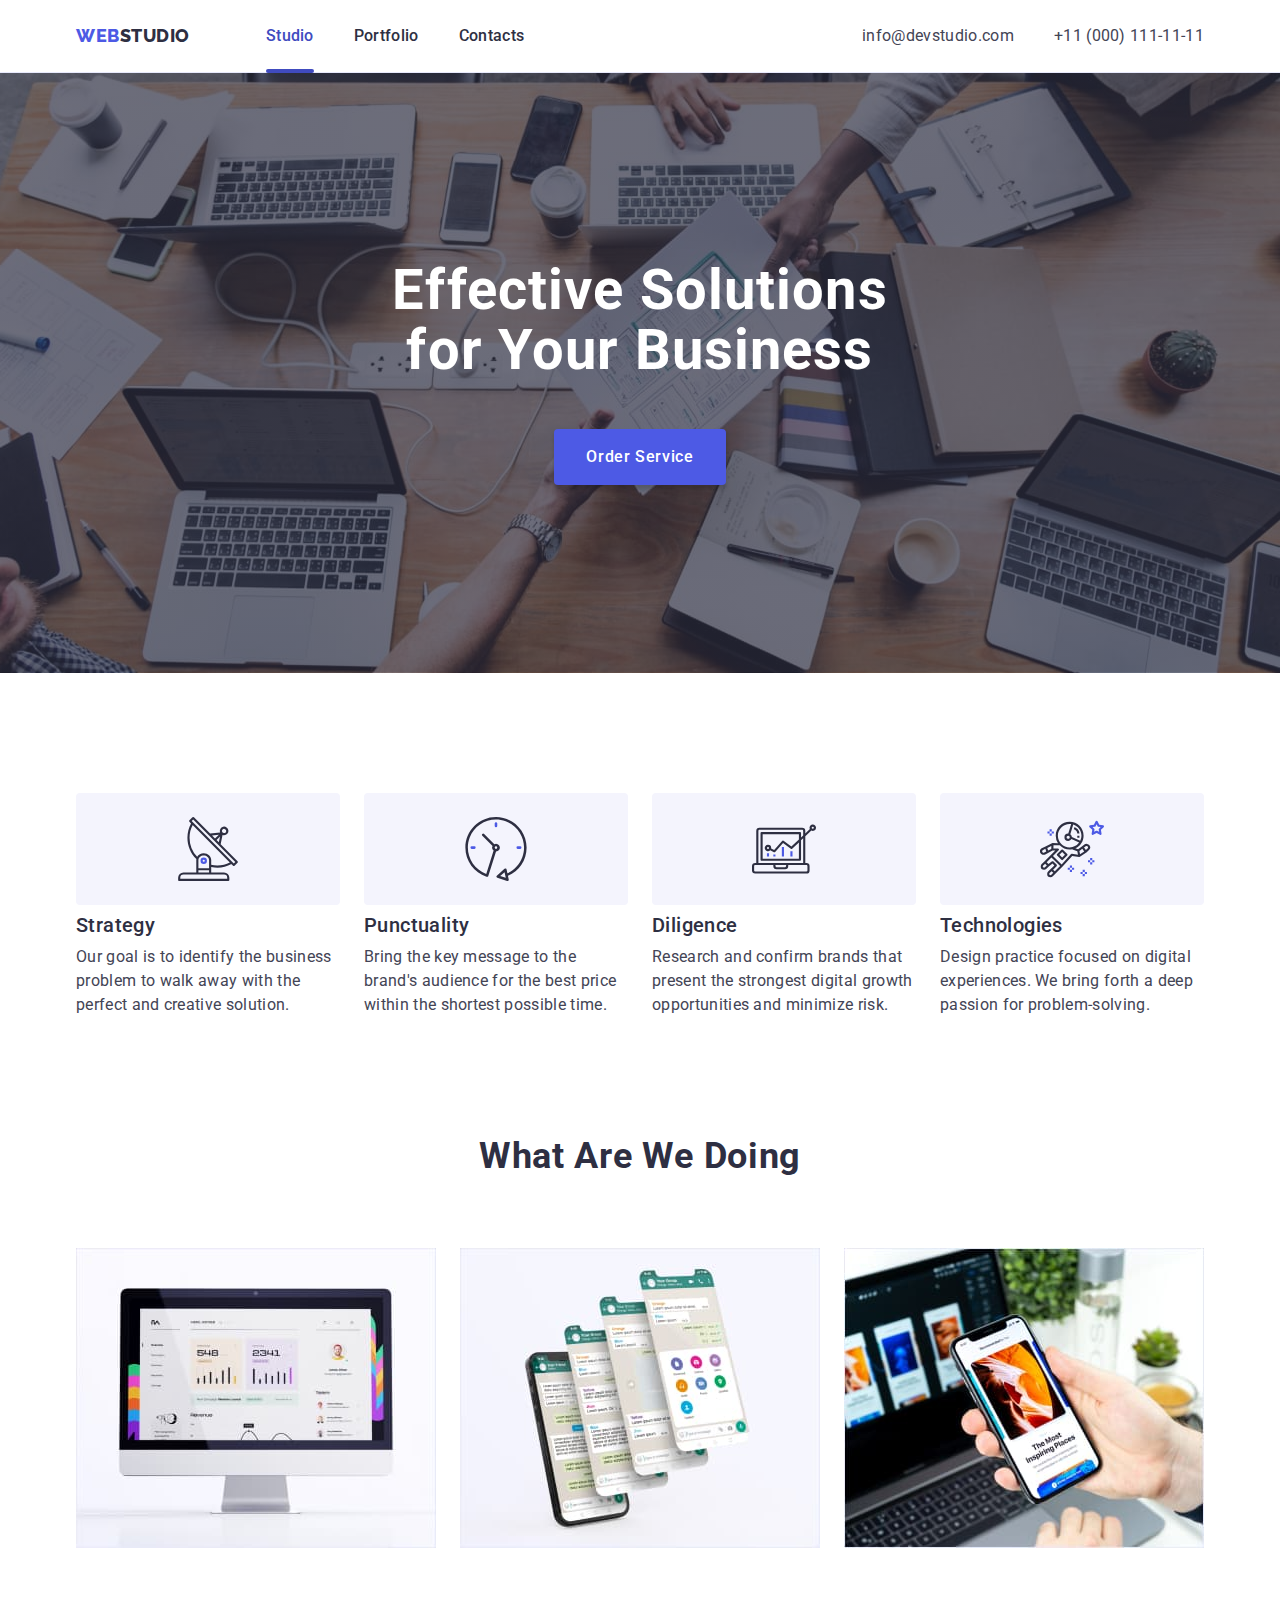
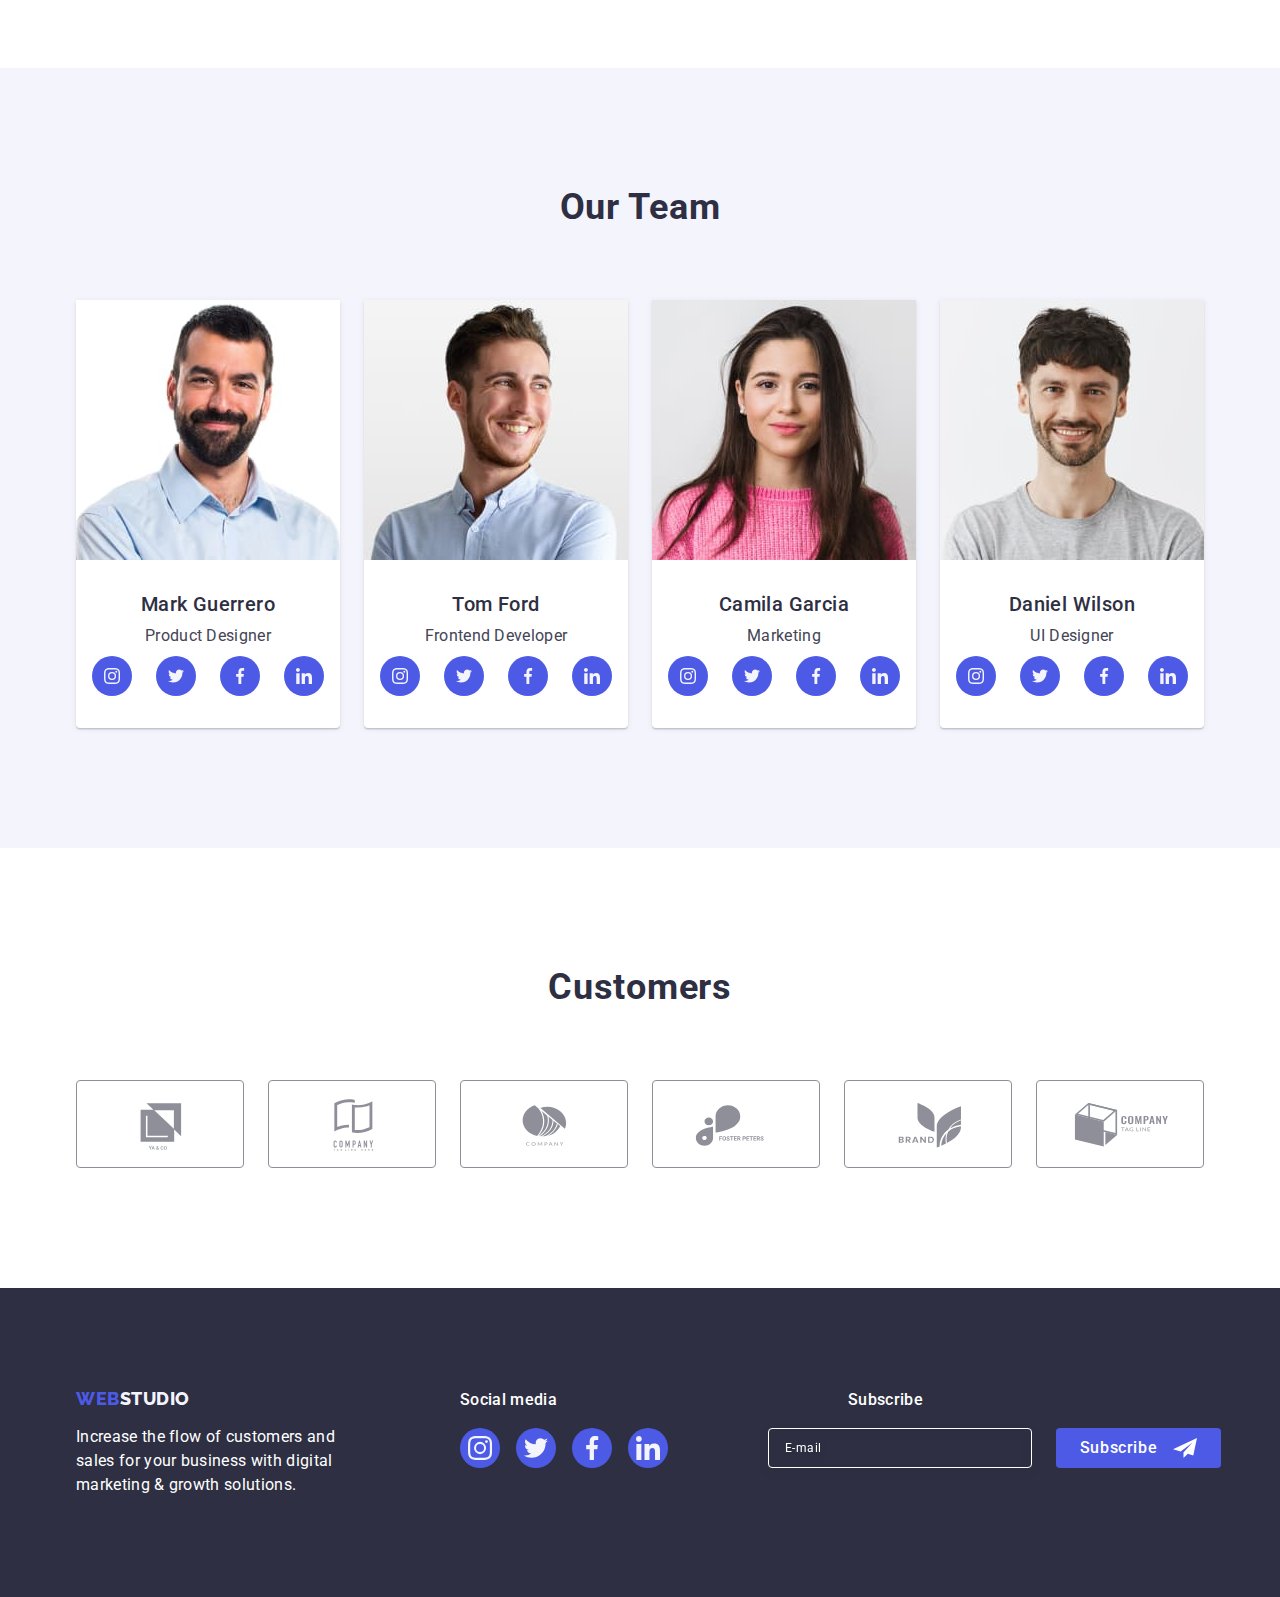
<file: index.html>
<!DOCTYPE html>
<html lang="en">
  <head>
    <meta charset="UTF-8" />
    <meta http-equiv="X-UA-Compatible" content="IE=edge" />
    <meta name="viewport" content="width=device-width, initial-scale=1.0" />
    <title>Web Studio</title>
    <link rel="preconnect" href="https://fonts.googleapis.com" />
    <link rel="preconnect" href="https://fonts.gstatic.com" crossorigin />
    <link
      href="https://fonts.googleapis.com/css2?family=Raleway:wght@800&family=Roboto:wght@400;500;700&display=swap"
      rel="stylesheet"
    />
    <link
      rel="stylesheet"
      href="https://cdnjs.cloudflare.com/ajax/libs/modern-normalize/1.1.0/modern-normalize.min.css"
    />
    <link rel="stylesheet" href="./css/style.css" />
  </head>
  <body>
    <header class="page-header">
      <div class="container page-header-container">
        <!-- Logo -->
        <nav class="site-nav">
          <a href="./index.html" class="logo link"
            >Web<span class="span-logo link">Studio</span></a
          >
          <!-- Navigations -->
          <ul class="menu-list list">
            <li>
              <a href="./index.html" class="site-nav-list-studio link"
                >Studio</a
              >
            </li>
            <li>
              <a href="./portfolio.html" class="site-nav-list link"
                >Portfolio</a
              >
            </li>
            <li><a href="" class="site-nav-list link">Contacts</a></li>
          </ul>
        </nav>

        <!-- Contacts -->
        <address class="contacts-adress">
          <ul class="list page-header-container">
            <li>
              <a href="mailto:info@devstudio.com" class="contacts-list link"
                >info@devstudio.com</a
              >
            </li>
            <li>
              <a href="tel:+110001111111" class="contacts-list link"
                >+11 (000) 111-11-11</a
              >
            </li>
          </ul>
        </address>
      </div>
    </header>

    <!-- Main -->
    <main>
      <!-- Hero section(1)-->
      <section class="hero">
        <div class="container">
          <h1 class="hero-title">Effective Solutions for Your Business</h1>
          <button type="button" class="modal-open-btn" data-modal-open>
            Order Service
          </button>
        </div>
      </section>

      <!-- About us section(2) -->
      <section class="section-about">
        <div class="container">
          <h2 hidden class="section-title">Quality</h2>
          <ul class="list about-list">
            <li class="section-about-item list">
              <div class="container-about">
                <svg width="64" height="64" aria-label="antenna">
                  <use href="./images/icons.svg#icon-antenna"></use>
                </svg>
              </div>
              <h3 class="about-title">Strategy</h3>
              <p class="text">
                Our goal is to identify the business problem to walk away with
                the perfect and creative solution.
              </p>
            </li>
            <li class="section-about-item list">
              <div class="container-about">
                <svg width="64" height="64" aria-label="clock">
                  <use href="./images/icons.svg#icon-clock"></use>
                </svg>
              </div>
              <h3 class="about-title">Punctuality</h3>
              <p class="text">
                Bring the key message to the brand's audience for the best price
                within the shortest possible time.
              </p>
            </li>
            <li class="section-about-item list">
              <div class="container-about">
                <svg width="64" height="64" aria-label="diagrama">
                  <use href="./images/icons.svg#icon-diagram"></use>
                </svg>
              </div>
              <h3 class="about-title">Diligence</h3>
              <p class="text">
                Research and confirm brands that present the strongest digital
                growth opportunities and minimize risk.
              </p>
            </li>
            <li class="section-about-item list">
              <div class="container-about">
                <svg width="64" height="64" aria-label="astronaut">
                  <use href="./images/icons.svg#icon-astronaut"></use>
                </svg>
              </div>
              <h3 class="about-title">Technologies</h3>
              <p class="text">
                Design practice focused on digital experiences. We bring forth a
                deep passion for problem-solving.
              </p>
            </li>
          </ul>
        </div>
      </section>

      <!-- Section 3 -->
      <section class="section-doing">
        <div class="container">
          <h2 class="section-title">What are we doing</h2>
          <ul class="list work-list">
            <li class="work-list-item">
              <img
                src="./images/job/img1.jpg"
                alt="Computer"
                width="360"
                height="300"
              />
            </li>
            <li class="work-list-item">
              <img
                src="./images/job/img2.jpg"
                alt="Phone"
                width="360"
                height="300"
              />
            </li>
            <li class="work-list-item">
              <img
                src="./images/job/img3.jpg"
                alt="Computer and Phone"
                width="360"
                height="300"
              />
            </li>
          </ul>
        </div>
      </section>

      <!-- Section 4 -->
      <section class="section-employees">
        <div class="container">
          <h2 class="section-title">Our Team</h2>
          <ul class="list employees-list">
            <li class="our-team">
              <img
                class="list-img"
                src="./images/our-team/markguerrero.jpg"
                alt="Mark Guerrero"
                width="264"
                height="260"
              />
              <div class="employees-list-content">
                <h3 class="employees-title">Mark Guerrero</h3>
                <p class="employees-text">Product Designer</p>
                <ul class="social-list list">
                  <li class="social-list-item">
                    <a href="" class="social-list-link">
                      <svg
                        class="social-list-icon"
                        aria-label="icon instagram"
                        width="16"
                        height="16"
                      >
                        <use href="./images/icons.svg#icon-instagram"></use>
                      </svg>
                    </a>
                  </li>
                  <li class="social-list-item">
                    <a href="" class="social-list-link">
                      <svg
                        class="social-list-icon"
                        aria-label="icon twitter"
                        width="16"
                        height="16"
                      >
                        <use href="./images/icons.svg#icon-twitter"></use>
                      </svg>
                    </a>
                  </li>
                  <li class="social-list-item">
                    <a href="" class="social-list-link">
                      <svg
                        class="social-list-icon"
                        aria-label="icon facebook"
                        width="16"
                        height="16"
                      >
                        <use href="./images/icons.svg#icon-facebook"></use>
                      </svg>
                    </a>
                  </li>
                  <li class="social-list-item">
                    <a href="" class="social-list-link">
                      <svg
                        class="social-list-icon"
                        aria-label="icon linkedin"
                        width="16"
                        height="16"
                      >
                        <use href="./images/icons.svg#icon-linkedin"></use>
                      </svg>
                    </a>
                  </li>
                </ul>
              </div>
            </li>
            <li class="our-team">
              <img
                class="list-img"
                src="./images/our-team/tomford.jpg"
                alt="Tom Ford"
                width="264"
                height="260"
              />
              <div class="employees-list-content">
                <h3 class="employees-title">Tom Ford</h3>
                <p class="employees-text">Frontend Developer</p>
                <ul class="social-list list">
                  <li class="social-list-item">
                    <a href="" class="social-list-link">
                      <svg
                        class="social-list-icon"
                        aria-label="icon instagram"
                        width="16"
                        height="16"
                      >
                        <use href="./images/icons.svg#icon-instagram"></use>
                      </svg>
                    </a>
                  </li>
                  <li class="social-list-item">
                    <a href="" class="social-list-link">
                      <svg
                        class="social-list-icon"
                        aria-label="icon twitter"
                        width="16"
                        height="16"
                      >
                        <use href="./images/icons.svg#icon-twitter"></use>
                      </svg>
                    </a>
                  </li>
                  <li class="social-list-item">
                    <a href="" class="social-list-link">
                      <svg
                        class="social-list-icon"
                        aria-label="icon facebook"
                        width="16"
                        height="16"
                      >
                        <use href="./images/icons.svg#icon-facebook"></use>
                      </svg>
                    </a>
                  </li>
                  <li class="social-list-item">
                    <a href="" class="social-list-link">
                      <svg
                        class="social-list-icon"
                        aria-label="icon linkedin"
                        width="16"
                        height="16"
                      >
                        <use href="./images/icons.svg#icon-linkedin"></use>
                      </svg>
                    </a>
                  </li>
                </ul>
              </div>
            </li>
            <li class="our-team">
              <img
                class="list-img"
                src="./images/our-team/camilagarcia.jpg"
                alt="Camila Garcia"
                width="264"
                height="260"
              />
              <div class="employees-list-content">
                <h3 class="employees-title">Camila Garcia</h3>
                <p class="employees-text">Marketing</p>
                <ul class="social-list list">
                  <li class="social-list-item">
                    <a href="" class="social-list-link">
                      <svg
                        class="social-list-icon"
                        aria-label="icon instagram"
                        width="16"
                        height="16"
                      >
                        <use href="./images/icons.svg#icon-instagram"></use>
                      </svg>
                    </a>
                  </li>
                  <li class="social-list-item">
                    <a href="" class="social-list-link">
                      <svg
                        class="social-list-icon"
                        aria-label="icon twitter"
                        width="16"
                        height="16"
                      >
                        <use href="./images/icons.svg#icon-twitter"></use>
                      </svg>
                    </a>
                  </li>
                  <li class="social-list-item">
                    <a href="" class="social-list-link">
                      <svg
                        class="social-list-icon"
                        aria-label="icon facebook"
                        width="16"
                        height="16"
                      >
                        <use href="./images/icons.svg#icon-facebook"></use>
                      </svg>
                    </a>
                  </li>
                  <li class="social-list-item">
                    <a href="" class="social-list-link">
                      <svg
                        class="social-list-icon"
                        aria-label="icon linkedin"
                        width="16"
                        height="16"
                      >
                        <use href="./images/icons.svg#icon-linkedin"></use>
                      </svg>
                    </a>
                  </li>
                </ul>
              </div>
            </li>
            <li class="our-team">
              <img
                class="list-img"
                src="./images/our-team/danielwilson.jpg"
                alt="Daniel Wilson"
                width="264"
                height="260"
              />
              <div class="employees-list-content">
                <h3 class="employees-title">Daniel Wilson</h3>
                <p class="employees-text">UI Designer</p>
                <ul class="social-list list">
                  <li class="social-list-item">
                    <a href="" class="social-list-link">
                      <svg
                        class="social-list-icon"
                        aria-label="icon instagram"
                        width="16"
                        height="16"
                      >
                        <use href="./images/icons.svg#icon-instagram"></use>
                      </svg>
                    </a>
                  </li>
                  <li class="social-list-item">
                    <a href="" class="social-list-link">
                      <svg
                        class="social-list-icon"
                        aria-label="icon twitter"
                        width="16"
                        height="16"
                      >
                        <use href="./images/icons.svg#icon-twitter"></use>
                      </svg>
                    </a>
                  </li>
                  <li class="social-list-item">
                    <a href="" class="social-list-link">
                      <svg
                        class="social-list-icon"
                        aria-label="icon facebook"
                        width="16"
                        height="16"
                      >
                        <use href="./images/icons.svg#icon-facebook"></use>
                      </svg>
                    </a>
                  </li>
                  <li class="social-list-item">
                    <a href="" class="social-list-link">
                      <svg
                        class="social-list-icon"
                        aria-label="icon linkedin"
                        width="16"
                        height="16"
                      >
                        <use href="./images/icons.svg#icon-linkedin"></use>
                      </svg>
                    </a>
                  </li>
                </ul>
              </div>
            </li>
          </ul>
        </div>
      </section>

      <!-- section 5 -->
      <section class="section-customers">
        <div class="container">
          <h2 class="section-title">Customers</h2>
          <ul class="customers-list list">
            <li class="customers-list-item">
              <a href="" class="customers-list-link">
                <svg
                  class="customers-list-logo"
                  aria-label="logo-company-customers"
                  width="104"
                  height="56"
                >
                  <use href="./images/icons.svg#icon-Logo"></use>
                </svg>
              </a>
            </li>
            <li class="customers-list-item">
              <a href="" class="customers-list-link">
                <svg
                  class="customers-list-logo"
                  aria-label="logo-company-customers"
                  width="104"
                  height="56"
                >
                  <use href="./images/icons.svg#icon-Logo-1"></use>
                </svg>
              </a>
            </li>
            <li class="customers-list-item">
              <a href="" class="customers-list-link">
                <svg
                  class="customers-list-logo"
                  aria-label="logo-company-customers"
                  width="104"
                  height="56"
                >
                  <use href="./images/icons.svg#icon-Logo-2"></use>
                </svg>
              </a>
            </li>
            <li class="customers-list-item">
              <a href="" class="customers-list-link">
                <svg
                  class="customers-list-logo"
                  aria-label="logo-company-customers"
                  width="104"
                  height="56"
                >
                  <use href="./images/icons.svg#icon-Logo-3"></use>
                </svg>
              </a>
            </li>
            <li class="customers-list-item">
              <a href="" class="customers-list-link">
                <svg
                  class="customers-list-logo"
                  aria-label="logo-company-customers"
                  width="104"
                  height="56"
                >
                  <use href="./images/icons.svg#icon-Logo-4"></use>
                </svg>
              </a>
            </li>
            <li class="customers-list-item">
              <a href="" class="customers-list-link">
                <svg
                  class="customers-list-logo"
                  aria-label="logo-company-customers"
                  width="104"
                  height="56"
                >
                  <use href="./images/icons.svg#icon-Logo-5"></use>
                </svg>
              </a>
            </li>
          </ul>
        </div>
      </section>
    </main>

    <!-- Footer -->
    <footer class="footer">
      <div class="social-container">
        <div class="logo-footer">
          <a href="./index.html" class="logo link footer-link"
            >Web<span class="span-logo-footer">Studio</span></a
          >
          <p class="text-footer">
            Increase the flow of customers and sales for your business with
            digital marketing & growth solutions.
          </p>
        </div>
        <div class="social-container-secondary">
          <p class="footer-social-list">Social media</p>
          <ul class="social-list-footer list">
            <li class="social-list-item">
              <a href="" class="social-link-footer">
                <svg
                  class="social-list-icon"
                  aria-label="icon instagram"
                  width="24"
                  height="24"
                >
                  <use href="./images/icons.svg#icon-instagram"></use>
                </svg>
              </a>
            </li>
            <li class="social-list-item">
              <a href="" class="social-link-footer">
                <svg
                  class="social-list-icon"
                  aria-label="icon twitter"
                  width="24"
                  height="24"
                >
                  <use href="./images/icons.svg#icon-twitter"></use>
                </svg>
              </a>
            </li>
            <li class="social-list-item">
              <a href="" class="social-link-footer">
                <svg
                  class="social-list-icon"
                  aria-label="icon facebook"
                  width="24"
                  height="24"
                >
                  <use href="./images/icons.svg#icon-facebook"></use>
                </svg>
              </a>
            </li>
            <li class="social-list-item">
              <a href="" class="social-link-footer">
                <svg
                  class="social-list-icon"
                  aria-label="icon linkedin"
                  width="24"
                  height="24"
                >
                  <use href="./images/icons.svg#icon-linkedin"></use>
                </svg>
              </a>
            </li>
          </ul>
        </div>
        <div class="footer-form-wrapper">
          <p class="footer-text-form">Subscribe</p>
          <form class="form-footer">
            <label class="footer-form-field-wrapper">
              <input
                name="mail"
                class="footer-form-input"
                type="email"
                placeholder="E-mail"
              />
            </label>
            <button class="button-footer-submit" type="submit">
              Subscribe
              <svg
                class="footer-icon"
                width="24"
                height="24"
                aria-label="telegram"
              >
                <use href="./images/icons.svg#icon-telegram"></use>
              </svg>
            </button>
          </form>
        </div>
      </div>
    </footer>
    <div class="backdrop is-hidden" data-modal>
      <div class="modal">
        <button type="button" class="modal-close-btn" data-modal-close>
          <svg
            class="modal-close-icon"
            aria-label="modal-close"
            width="8"
            height="8"
          >
            <use href="./images/icons.svg#icon-close"></use>
          </svg>
        </button>

        <!-- DZ -->

        <p class="contact-form-title">
          Leave your contacts and we will call you back
        </p>
        <form class="contact-form">
          <div class="contact-form-input-wrapper">
            <label for="user-name" class="contact-form-field-wrapper"
              >Name</label
            >
            <div class="contact-form-input-wrapper">
              <input
                id="user-name"
                class="contact-form-input"
                type="text"
                name="user-name"
              />
              <svg class="icon-field" width="18" height="24" aria-label="user">
                <use href="./images/icons.svg#icon-user"></use>
              </svg>
            </div>
          </div>
          <div class="contact-form-input-wrapper">
            <label for="user-name" class="contact-form-field-wrapper"
              >Phone</label
            >
            <div class="contact-form-input-wrapper">
              <input
                id="user-tel"
                class="contact-form-input"
                type="tel"
                name="phone"
              />
              <svg class="icon-field" width="18" height="24" aria-label="tel">
                <use href="./images/icons.svg#icon-tel"></use>
              </svg>
            </div>
          </div>
          <div class="contact-form-input-wrapper">
            <label for="user-name" class="contact-form-field-wrapper"
              >Email</label
            >
            <div class="contact-form-input-wrapper">
              <input
                id="user-mail"
                class="contact-form-input"
                type="email"
                name="mail"
              />
              <svg class="icon-field" width="18" height="24" aria-label="mail">
                <use href="./images/icons.svg#icon-mail"></use>
              </svg>
            </div>
          </div>
          <div class="textarea-field-wrapper">
            <label class="contact-form-field-wrapper" for="user-comment"
              >Comment</label
            >
            <textarea
              class="textarea-wrapper"
              name="user-comment"
              id="user-comment"
              placeholder="Text input"
            ></textarea>
          </div>
          <div class="contact-form-own-checkbox">
            <input
              class="checkbox-own visually-hidden"
              id="user-privacy"
              type="checkbox"
              value="true"
              name="user-privacy"
              required
            />
            <label for="user-privacy" class="checkbox-wrapper"
              ><span class="checkbox-icon"
                ><svg class="icon-checkbox" width="10" height="8">
                  <use
                    class="agreement-icon"
                    href="./images/icons.svg#icon-checkmark"
                  ></use></svg></span
              >I accept the terms and conditions of the
              <a class="checkbox-link">Privacy Policy</a>
            </label>
          </div>
          <button class="button-modal-submit" type="submit">Send</button>
        </form>
      </div>
    </div>
    <script src="./js/modal.js"></script>
  </body>
</html>
</file>
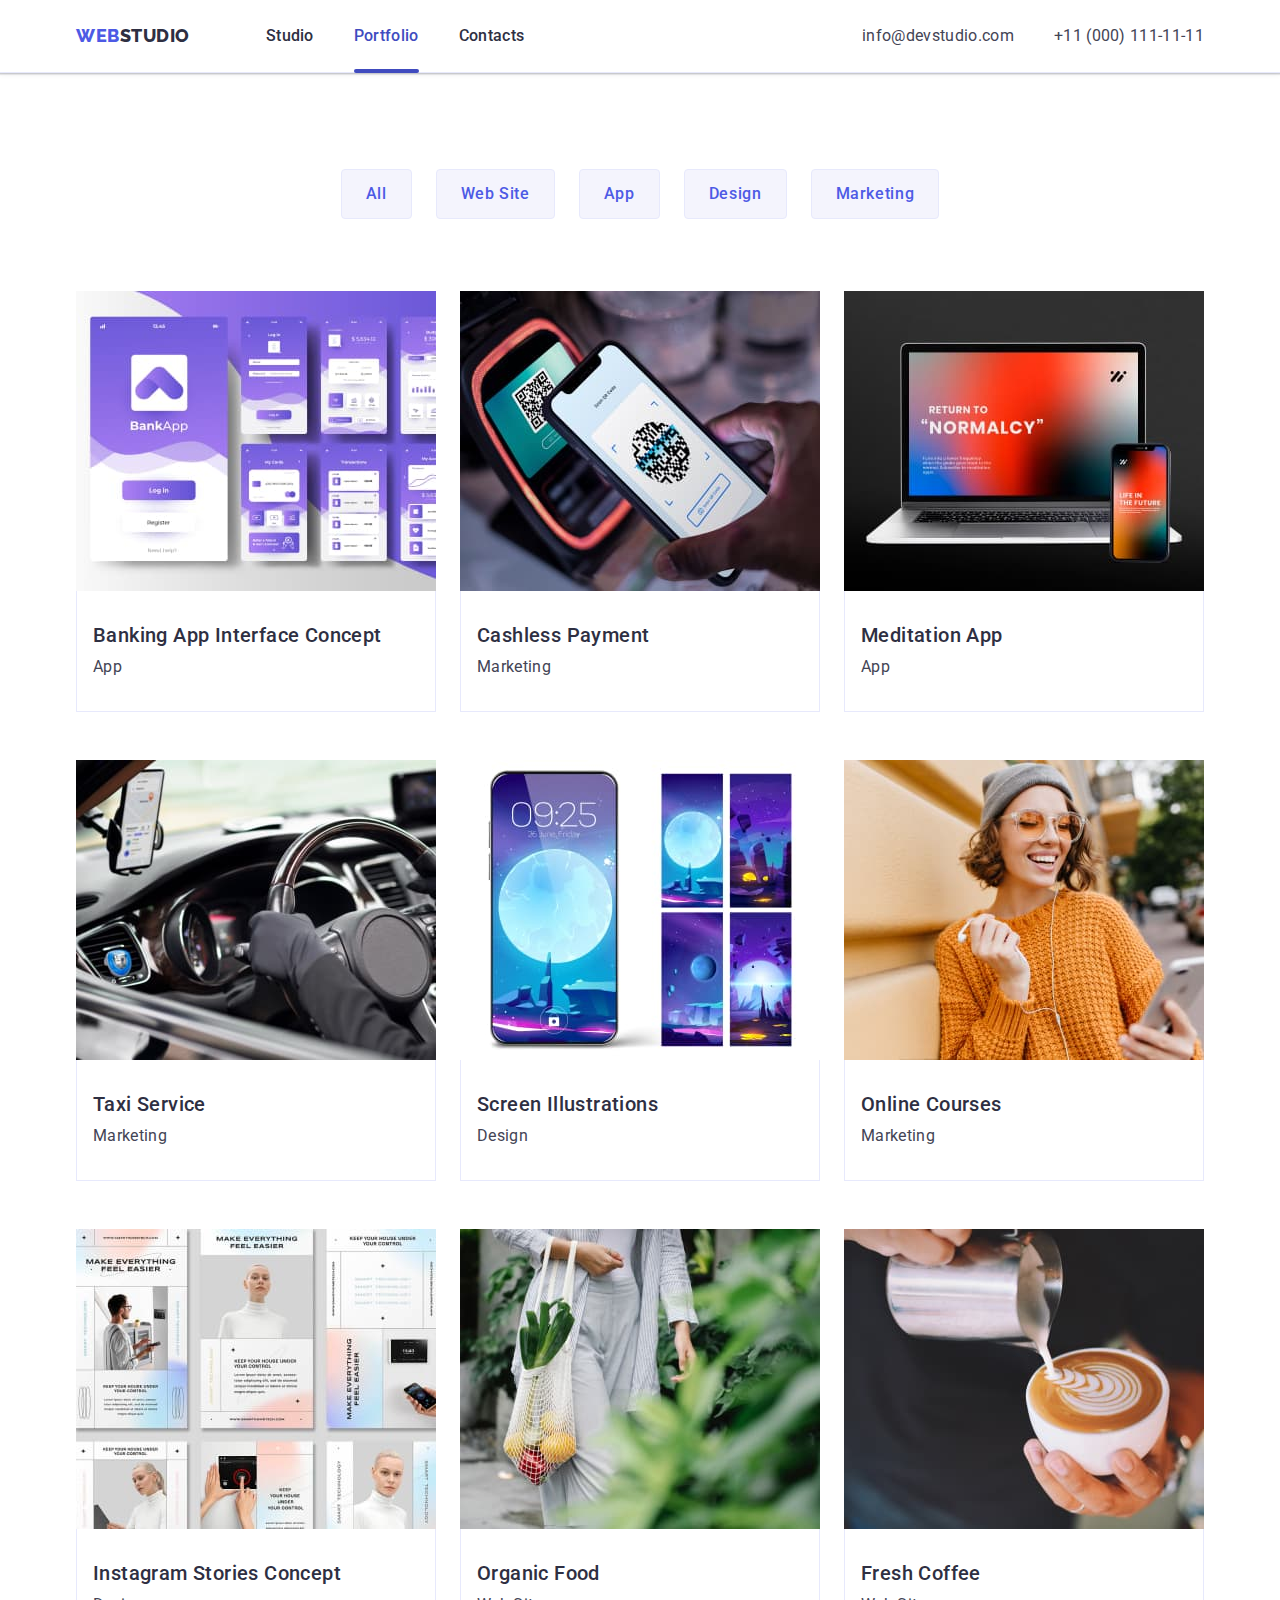
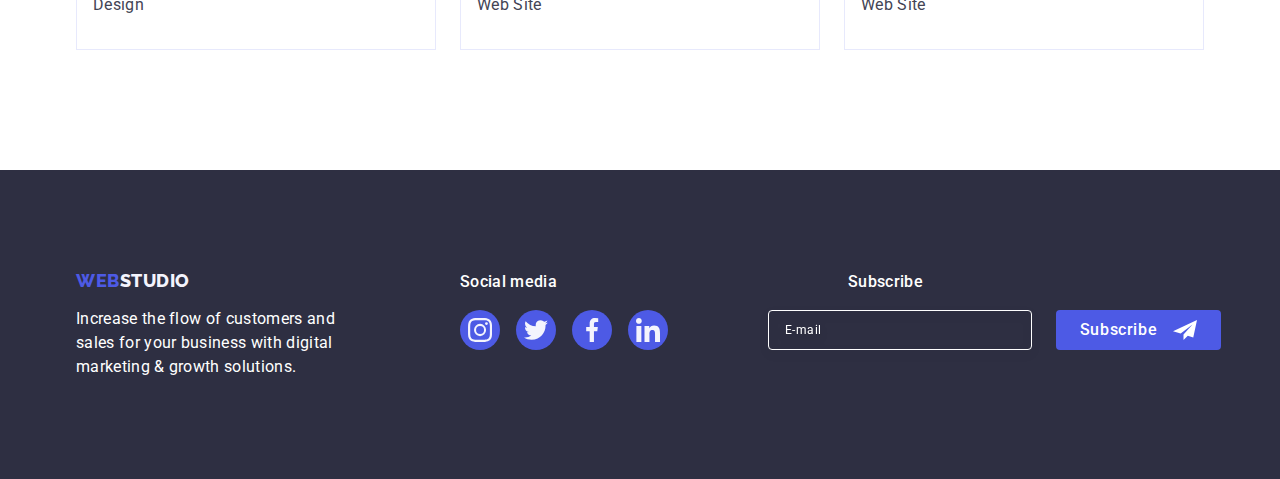
<file: portfolio.html>
<!DOCTYPE html>
<html lang="en">
  <head>
    <meta charset="UTF-8" />
    <meta http-equiv="X-UA-Compatible" content="IE=edge" />
    <meta name="viewport" content="width=device-width, initial-scale=1.0" />
    <title>Web Studio</title>
    <link rel="preconnect" href="https://fonts.googleapis.com" />
    <link rel="preconnect" href="https://fonts.gstatic.com" crossorigin />
    <link
      href="https://fonts.googleapis.com/css2?family=Raleway:wght@800&family=Roboto:wght@400;500;700&display=swap"
      rel="stylesheet"
    />
    <link
      rel="stylesheet"
      href="https://cdnjs.cloudflare.com/ajax/libs/modern-normalize/1.1.0/modern-normalize.min.css"
    />
    <link rel="stylesheet" href="./css/style.css" />
  </head>
  <body>
    <header class="page-header">
      <div class="container page-header-container">
        <!-- Logo -->
        <nav class="site-nav">
          <a href="./index.html" class="logo link"
            >Web<span class="span-logo link">Studio</span></a
          >

          <!-- Navigations -->
          <ul class="menu-list list">
            <li>
              <a href="./index.html" class="site-nav-list link">Studio</a>
            </li>
            <li>
              <a href="./portfolio.html" class="site-nav-list-portfolio link"
                >Portfolio</a
              >
            </li>
            <li><a href="" class="site-nav-list link">Contacts</a></li>
          </ul>
        </nav>

        <!-- Contacts -->
        <address class="contacts-adress">
          <ul class="list page-header-container">
            <li>
              <a href="mailto:info@devstudio.com" class="contacts-list link"
                >info@devstudio.com</a
              >
            </li>
            <li>
              <a href="tel:+110001111111" class="contacts-list link"
                >+11 (000) 111-11-11</a
              >
            </li>
          </ul>
        </address>
      </div>
    </header>

    <!-- Main -->
    <main>
      <section class="portfolio-section">
        <div class="container">
          <h1 hidden>Portfolio</h1>
          <ul class="list btn-scnd">
            <li>
              <button type="button" class="button-secondary">All</button>
            </li>
            <li>
              <button type="button" class="button-secondary">Web Site</button>
            </li>
            <li>
              <button type="button" class="button-secondary">App</button>
            </li>
            <li>
              <button type="button" class="button-secondary">Design</button>
            </li>
            <li>
              <button type="button" class="button-secondary">Marketing</button>
            </li>
          </ul>

          <ul class="list portfolio-list">
            <li class="portfolio-list-item">
              <a href="" class="portfolio-link link">
                <div class="portfolio-list-img-wrapper">
                  <img
                    class="list-img"
                    src="./images/portfolio/app.jpg"
                    alt="app"
                    width="360"
                    height="300"
                  />
                  <p class="overlay text-overlay">
                    14 Stylish and User-Friendly App Design Concepts · Task
                    Manager App · Calorie Tracker App · Exotic Fruit Ecommerce
                    App · Cloud Storage App
                  </p>
                </div>
                <div class="employees-list-text-content">
                  <h2 class="portfolio-title">Banking App Interface Concept</h2>
                  <p class="text">App</p>
                </div>
              </a>
            </li>
            <li class="portfolio-list-item">
              <a href="" class="portfolio-link link">
                <div class="portfolio-list-img-wrapper">
                  <img
                    class="list-img"
                    src="./images/portfolio/payment.jpg"
                    alt="payment"
                    width="360"
                    height="300"
                  />
                  <p class="overlay text-overlay">
                    14 Stylish and User-Friendly App Design Concepts · Task
                    Manager App · Calorie Tracker App · Exotic Fruit Ecommerce
                    App · Cloud Storage App
                  </p>
                </div>

                <div class="employees-list-text-content">
                  <h2 class="portfolio-title">Cashless Payment</h2>
                  <p class="text">Marketing</p>
                </div>
              </a>
            </li>
            <li class="portfolio-list-item">
              <a href="" class="portfolio-link link">
                <div class="portfolio-list-img-wrapper">
                  <img
                    class="list-img"
                    src="./images/portfolio/laptop.jpg"
                    alt="laptop"
                    width="360"
                    height="300"
                  />
                  <p class="overlay text-overlay">
                    14 Stylish and User-Friendly App Design Concepts · Task
                    Manager App · Calorie Tracker App · Exotic Fruit Ecommerce
                    App · Cloud Storage App
                  </p>
                </div>
                <div class="employees-list-text-content">
                  <h2 class="portfolio-title">Meditation App</h2>
                  <p class="text">App</p>
                </div>
              </a>
            </li>
            <li class="portfolio-list-item">
              <a href="" class="portfolio-link link">
                <div class="portfolio-list-img-wrapper">
                  <img
                    class="list-img"
                    src="./images/portfolio/car.jpg"
                    alt="car"
                    width="360"
                    height="300"
                  />
                  <p class="overlay text-overlay">
                    14 Stylish and User-Friendly App Design Concepts · Task
                    Manager App · Calorie Tracker App · Exotic Fruit Ecommerce
                    App · Cloud Storage App
                  </p>
                </div>

                <div class="employees-list-text-content">
                  <h2 class="portfolio-title">Taxi Service</h2>
                  <p class="text">Marketing</p>
                </div>
              </a>
            </li>
            <li class="portfolio-list-item">
              <a href="" class="portfolio-link link">
                <div class="portfolio-list-img-wrapper">
                  <img
                    class="list-img"
                    src="./images/portfolio/display.jpg"
                    alt="display"
                    width="360"
                    height="300"
                  />
                  <p class="overlay text-overlay">
                    14 Stylish and User-Friendly App Design Concepts · Task
                    Manager App · Calorie Tracker App · Exotic Fruit Ecommerce
                    App · Cloud Storage App
                  </p>
                </div>
                <div class="employees-list-text-content">
                  <h2 class="portfolio-title">Screen Illustrations</h2>
                  <p class="text">Design</p>
                </div>
              </a>
            </li>
            <li class="portfolio-list-item">
              <a href="" class="portfolio-link link">
                <div class="portfolio-list-img-wrapper">
                  <img
                    class="list-img"
                    src="./images/portfolio/girl.jpg"
                    alt="girl"
                    width="360"
                    height="300"
                  />
                  <p class="overlay text-overlay">
                    14 Stylish and User-Friendly App Design Concepts · Task
                    Manager App · Calorie Tracker App · Exotic Fruit Ecommerce
                    App · Cloud Storage App
                  </p>
                </div>

                <div class="employees-list-text-content">
                  <h2 class="portfolio-title">Online Courses</h2>
                  <p class="text">Marketing</p>
                </div>
              </a>
            </li>
            <li class="portfolio-list-item">
              <a href="" class="portfolio-link link">
                <div class="portfolio-list-img-wrapper">
                  <img
                    class="list-img"
                    src="./images/portfolio/stories.jpg"
                    alt="stories"
                    width="360"
                    height="300"
                  />
                  <p class="overlay text-overlay">
                    14 Stylish and User-Friendly App Design Concepts · Task
                    Manager App · Calorie Tracker App · Exotic Fruit Ecommerce
                    App · Cloud Storage App
                  </p>
                </div>

                <div class="employees-list-text-content">
                  <h2 class="portfolio-title">Instagram Stories Concept</h2>
                  <p class="text">Design</p>
                </div>
              </a>
            </li>
            <li class="portfolio-list-item">
              <a href="" class="portfolio-link link">
                <div class="portfolio-list-img-wrapper">
                  <img
                    class="list-img"
                    src="./images/portfolio/food.jpg"
                    alt="food"
                    width="360"
                    height="300"
                  />
                  <p class="overlay text-overlay">
                    14 Stylish and User-Friendly App Design Concepts · Task
                    Manager App · Calorie Tracker App · Exotic Fruit Ecommerce
                    App · Cloud Storage App
                  </p>
                </div>

                <div class="employees-list-text-content">
                  <h2 class="portfolio-title">Organic Food</h2>
                  <p class="text">Web Site</p>
                </div>
              </a>
            </li>
            <li class="portfolio-list-item">
              <a href="" class="portfolio-link link">
                <div class="portfolio-list-img-wrapper">
                  <img
                    class="list-img"
                    src="./images/portfolio/coffee.jpg"
                    alt="coffee"
                    width="360"
                    height="300"
                  />
                  <p class="overlay text-overlay">
                    14 Stylish and User-Friendly App Design Concepts · Task
                    Manager App · Calorie Tracker App · Exotic Fruit Ecommerce
                    App · Cloud Storage App
                  </p>
                </div>

                <div class="employees-list-text-content">
                  <h2 class="portfolio-title">Fresh Coffee</h2>
                  <p class="text">Web Site</p>
                </div>
              </a>
            </li>
          </ul>
        </div>
      </section>
    </main>

    <!-- footer -->
    <footer class="footer">
      <div class="social-container">
        <div class="logo-footer">
          <a href="./index.html" class="logo link footer-link"
            >Web<span class="span-logo-footer">Studio</span></a
          >
          <p class="text-footer">
            Increase the flow of customers and sales for your business with
            digital marketing & growth solutions.
          </p>
        </div>
        <div class="social-container-secondary">
          <p class="footer-social-list">Social media</p>
          <ul class="social-list-footer list">
            <li class="social-list-item">
              <a href="" class="social-link-footer">
                <svg
                  class="social-list-icon"
                  aria-label="icon instagram"
                  width="24"
                  height="24"
                >
                  <use href="./images/icons.svg#icon-instagram"></use>
                </svg>
              </a>
            </li>
            <li class="social-list-item">
              <a href="" class="social-link-footer">
                <svg
                  class="social-list-icon"
                  aria-label="icon twitter"
                  width="24"
                  height="24"
                >
                  <use href="./images/icons.svg#icon-twitter"></use>
                </svg>
              </a>
            </li>
            <li class="social-list-item">
              <a href="" class="social-link-footer">
                <svg
                  class="social-list-icon"
                  aria-label="icon facebook"
                  width="24"
                  height="24"
                >
                  <use href="./images/icons.svg#icon-facebook"></use>
                </svg>
              </a>
            </li>
            <li class="social-list-item">
              <a href="" class="social-link-footer">
                <svg
                  class="social-list-icon"
                  aria-label="icon linkedin"
                  width="24"
                  height="24"
                >
                  <use href="./images/icons.svg#icon-linkedin"></use>
                </svg>
              </a>
            </li>
          </ul>
        </div>
        <div class="footer-form-wrapper">
          <p class="footer-text-form">Subscribe</p>
          <form class="form-footer">
            <label class="footer-form-field-wrapper">
              <input
                name="mail"
                class="footer-form-input"
                type="email"
                placeholder="E-mail"
              />
            </label>
            <button class="button-footer-submit" type="submit">
              Subscribe
              <svg
                class="footer-icon"
                width="24"
                height="24"
                aria-label="telegram"
              >
                <use href="./images/icons.svg#icon-telegram"></use>
              </svg>
            </button>
          </form>
        </div>
      </div>
    </footer>
    <script src="./js/modal.js"></script>
  </body>
</html>
</file>
<file: css/style.css>
:root {
  --main-font-family: "Roboto", sans-serif;
  --secondary-font-family: "Raleway", sans-serif;
  --primary-text-color: #2e2f42;
  --title-text-color: #434455;
  --primary-bg-color: #ffffff;
  --secondary-bg-color: #f4f4fd;
  --accent-color: #4d5ae5;
  --btn-hover-color: #404bbf;
  --border-color: #e7e9fc;
  --link-customers: #8e8f99;
  --modal-bgc: #fcfcfc;
}

.list {
  list-style: none;
}

.link,
.contacts-link,
.logo .span-logo {
  text-decoration: none;
}

h1,
h2,
h3,
h4,
p {
  margin-top: 0;
  margin-bottom: 0;
}

ul,
ol {
  margin-top: 0;
  margin-bottom: 0;
  padding-left: 0;
}

.button,
.button-secondary {
  cursor: pointer;
}

img {
  display: block;
}

body {
  font-family: var(--main-font-family);
  color: var(--title-text-color);
  background-color: var(--primary-bg-color);
}

.container {
  width: 1158px;
  margin-left: auto;
  margin-right: auto;
  padding-left: 15px;
  padding-right: 15px;
}

/* Components */
.modal-open-btn,
.modal-close-btn {
  font-family: inherit;
  cursor: pointer;
}

.modal-open-btn {
  display: block;
  border: none;
  box-shadow: 0px 4px 4px rgba(0, 0, 0, 0.15);
  border-radius: 4px;
  font-family: var(--main-font-family);
  font-weight: 500;
  font-size: 16px;
  line-height: 1.5;
  letter-spacing: 0.04em;
  margin-top: 48px;
  margin-left: auto;
  margin-right: auto;
  padding: 16px 32px;
  color: var(--primary-bg-color);
  background-color: var(--accent-color);
  transition: background-color 250ms cubic-bezier(0.4, 0, 0.2, 1);
}

.modal-open-btn:hover,
.modal-open-btn:focus {
  background-color: var(--btn-hover-color);
}

.logo {
  font-family: var(--secondary-font-family);
  font-weight: 800;
  font-size: 18px;
  line-height: 1.17;
  letter-spacing: 0.03em;
  text-transform: uppercase;
  color: var(--accent-color);
}

.span-logo {
  font-family: var(--secondary-font-family);
  font-weight: 800;
  font-size: 18px;
  line-height: 1.17;
  letter-spacing: 0.03em;
  color: var(--primary-text-color);
}
.site-nav {
  display: flex;
  align-items: center;
  column-gap: 76px;
}

.menu-list {
  display: flex;
  gap: 40px;
}

.site-nav-list {
  display: block;
  padding: 24px 0px;
  font-family: var(--main-font-family);
  font-style: normal;
  font-weight: 500;
  font-size: 16px;
  line-height: 1.5;
  letter-spacing: 0.02em;
  color: var(--primary-text-color);
}

.site-nav-list-studio {
  display: block;
  position: relative;
  padding: 24px 0px;
  font-family: var(--main-font-family);
  font-style: normal;
  font-weight: 500;
  font-size: 16px;
  line-height: 1.5;
  letter-spacing: 0.02em;
  color: var(--btn-hover-color);
  transition: color 250ms cubic-bezier(0.4, 0, 0.2, 1);
}

.site-nav-list:hover,
.site-nav-list:focus {
  color: var(--btn-hover-color);
}

.site-nav-list-studio::after {
  content: "";
  position: absolute;
  width: 100%;
  height: 4px;
  bottom: -1px;
  left: 0;
  border-radius: 2px;
  background-color: var(--btn-hover-color);
  transition: color 250ms cubic-bezier(0.4, 0, 0.2, 1);
}

/* Header/contacts */
.page-header {
  display: flex;
  align-items: center;
  border-bottom: 1px solid var(--border-color);
  box-shadow: 0px 2px 1px rgba(46, 47, 66, 0.08),
    0px 1px 1px rgba(46, 47, 66, 0.16), 0px 1px 6px rgba(46, 47, 66, 0.08);
}

.page-header-container {
  display: flex;
  align-items: center;
  gap: 40px;
  transition: color 250ms cubic-bezier(0.4, 0, 0.2, 1);
}

.contacts-list {
  font-family: var(--main-font-family);
  font-style: normal;
  font-size: 16px;
  line-height: 1.5;
  letter-spacing: 0.02em;
  color: var(--title-text-color);
  transition: color 250ms cubic-bezier(0.4, 0, 0.2, 1);
}

.contacts-adress {
  font-style: normal;
  margin-left: auto;
}

.contacts-list:hover,
.contacts-list:focus {
  color: var(--btn-hover-color);
}

/* Hero section(1) */
.hero {
  padding: 188px 0px;
  background-color: var(--primary-text-color);
  background-image: linear-gradient(
      rgba(46, 47, 66, 0.7),
      rgba(46, 47, 66, 0.7)
    ),
    url(../images/job/office.jpg);
  margin-left: auto;
  margin-right: auto;
  max-width: 1440px;
  background-position: center;
  background-size: cover;
  background-repeat: no-repeat;
}

.hero-title {
  font-family: var(--main-font-family);
  font-size: 56px;
  line-height: 1.07;
  text-align: center;
  margin: auto;
  letter-spacing: 0.02em;
  color: var(--primary-bg-color);
  max-width: 496px;
}

/* About us section(2) */
.section-about {
  padding-top: 120px;
  padding-bottom: 120px;
}
.about-list {
  display: flex;
  gap: 24px;
}

.section-about-item {
  flex-basis: calc((100% - 72px) / 4);
}

.about-title {
  font-family: var(--main-font-family);
  font-weight: 500;
  font-size: 20px;
  line-height: 1.2;
  letter-spacing: 0.02em;
  margin-bottom: 8px;
  color: var(--primary-text-color);
}

.text {
  font-family: var(--main-font-family);
  font-size: 16px;
  line-height: 1.5;
  letter-spacing: 0.02em;
  color: var(--title-text-color);
}

.container-about {
  display: flex;
  justify-content: center;
  align-items: center;
  height: 112px;
  margin-bottom: 8px;
  background-color: var(--secondary-bg-color);
  border-radius: 4px;
}

/* What are we doing section/Work(3) */
.section-doing {
  padding-top: 0px;
  padding-bottom: 120px;
}
.work-list {
  display: flex;
  gap: 24px;
}

.work-list-item {
  flex-basis: calc((100% - 48px) / 3);
}
.section-title {
  margin-bottom: 72px;
  font-family: var(--main-font-family);
  font-size: 36px;
  line-height: 1.1;
  text-align: center;
  letter-spacing: 0.02em;
  text-transform: capitalize;
  color: var(--primary-text-color);
}

/* Our team section(4) */
.employees-list {
  display: flex;
  gap: 24px;
}

.employees-title {
  font-family: var(--main-font-family);
  font-weight: 500;
  font-size: 20px;
  line-height: 1.2;
  text-align: center;
  letter-spacing: 0.02em;
  margin-bottom: 8px;
  color: var(--primary-text-color);
}

.employees-text {
  font-family: var(--main-font-family);
  font-size: 16px;
  line-height: 1.5;
  text-align: center;
  letter-spacing: 0.02em;
  margin-bottom: 8px;
  color: var(--title-text-color);
}
.employees-list-content {
  padding: 32px 0px;
}

.section-employees {
  padding-top: 120px;
  padding-bottom: 120px;
  background-color: var(--secondary-bg-color);
}

.our-team {
  flex-basis: calc((100% - 72px) / 4);
  box-shadow: 0px 1px 6px rgba(46, 47, 66, 0.08),
    0px 1px 1px rgba(46, 47, 66, 0.16), 0px 2px 1px rgba(46, 47, 66, 0.08);
  border-radius: 0px 0px 4px 4px;
  background-color: var(--primary-bg-color);
}

.social-list {
  display: flex;
  justify-content: center;
  gap: 24px;
}

.social-list-link {
  display: flex;
  justify-content: center;
  align-items: center;
  width: 40px;
  height: 40px;
  border-radius: 50%;
  background-color: var(--accent-color);
  transition: background-color 250ms cubic-bezier(0.4, 0, 0.2, 1);
}

.social-list-link:hover,
.social-list-link:focus {
  background-color: var(--btn-hover-color);
}

.social-list-icon {
  fill: var(--secondary-bg-color);
}

/* Customers section(5) */
.section-customers {
  padding-top: 120px;
  padding-bottom: 120px;
}
.customers-list {
  display: flex;
  justify-content: center;
  gap: 24px;
}

.customers-list-item {
  height: 88px;
  width: calc((100% - 120px) / 6);
}

.customers-list-link {
  display: flex;
  justify-content: center;
  align-items: center;
  width: 100%;
  height: 100%;
  padding: 16px 32px;
  border: 1px solid var(--link-customers);
  border-radius: 4px;
  color: var(--link-customers);
  transition: border-color 250ms cubic-bezier(0.4, 0, 0.2, 1),
    color 250ms cubic-bezier(0.4, 0, 0.2, 1);
}

.customers-list-logo {
  fill: currentColor;
}
.customers-list-link:hover,
.customers-list-link:focus {
  color: var(--btn-hover-color);
  border: 1px solid var(--btn-hover-color);
  transition: color 250ms cubic-bezier(0.4, 0, 0.2, 1),
    border-color 250ms cubic-bezier(0.4, 0, 0.2, 1);
}

.customers-list-link:hover .customers-list-logo,
.customers-list-link:focus .customers-list-logo {
  fill: var(--btn-hover-color);
}

/* Footer */
.footer {
  padding: 100px 0px;
  background-color: var(--primary-text-color);
}

.footer-link {
  display: inline-block;
  margin-bottom: 16px;
}
.span-logo-footer {
  color: var(--secondary-bg-color);
}

.text-footer {
  font-family: var(--main-font-family);
  font-size: 16px;
  line-height: 1.5;
  letter-spacing: 0.02em;
  color: var(--primary-bg-color);
  width: 264px;
}

.footer-social-list {
  font-family: var(--main-font-family);
  font-weight: 500;
  font-size: 16px;
  line-height: 1.5;
  letter-spacing: 0.02em;
  margin-bottom: 16px;
  color: var(--primary-bg-color);
}

.social-container {
  width: 1158px;
  margin-left: auto;
  margin-right: auto;
  padding-left: 15px;
  padding-right: 15px;
  display: flex;
  align-items: baseline;
}

.social-container-secondary {
  margin-right: 100px;
}

.logo-footer {
  margin-right: 120px;
}

.social-list-footer {
  display: flex;
  gap: 16px;
}

.social-list-item {
  width: 40px;
  height: 40px;
}

.social-link-footer {
  display: flex;
  justify-content: center;
  align-items: center;
  width: 100%;
  height: 100%;
  border-radius: 50%;
  background-color: var(--accent-color);
  transition: background-color 250ms cubic-bezier(0.4, 0, 0.2, 1);
}

.social-link-footer:hover,
.social-link-footer:focus {
  background-color: #31d0aa;
}

.footer-text-form {
  font-family: var(--main-font-family);
  font-weight: 500;
  font-size: 16px;
  margin-left: 80px;
  margin-bottom: 16px;
  line-height: 1.5;
  letter-spacing: 0.02em;
  color: var(--primary-bg-color);
}

.form-footer {
  display: flex;
}

.footer-form-field-wrapper {
  margin-right: 24px;
}

.footer-form-input {
  background-color: transparent;
  border: 1px solid var(--primary-bg-color);
  border-radius: 4px;
  filter: drop-shadow(0px 4px 4px rgba(0, 0, 0, 0.15));
  width: 264px;
  height: 40px;
  outline: none;
  font-weight: 400;
  font-size: 12px;
  line-height: 1.5;
  letter-spacing: 0.04em;
  padding-left: 16px;
  color: var(--primary-bg-color);
}

.footer-form-input::placeholder {
  color: #ffffff;
}

.button-footer-submit {
  display: flex;
  justify-content: center;
  align-items: center;
  min-width: 165px;
  height: 40px;
  font-family: var(--main-font-family);
  font-size: 16px;
  font-weight: 500;
  line-height: 1.5;
  letter-spacing: 0.04em;
  color: var(--primary-bg-color);
  cursor: pointer;
  background-color: var(--accent-color);
  border: none;
  border-radius: 4px;
}

.footer-icon {
  margin-left: 16px;
  fill: var(--primary-bg-color);
}

/* Portfolio */
.site-nav-list-portfolio {
  display: block;
  position: relative;
  padding: 24px 0px;
  font-family: var(--main-font-family);
  font-style: normal;
  font-weight: 500;
  font-size: 16px;
  line-height: 1.5;
  letter-spacing: 0.02em;
  color: var(--btn-hover-color);
  transition: color 250ms cubic-bezier(0.4, 0, 0.2, 1);
}

.site-nav-list-portfolio::after {
  content: "";
  position: absolute;
  width: 100%;
  height: 4px;
  bottom: -1px;
  left: 0;
  border-radius: 2px;
  color: var(--btn-hover-color);
  background-color: var(--btn-hover-color);
  transition: color 250ms cubic-bezier(0.4, 0, 0.2, 1);
}

.portfolio-title {
  font-family: var(--main-font-family);
  font-weight: 500;
  font-size: 20px;
  line-height: 1.2;
  letter-spacing: 0.02em;
  margin-bottom: 8px;
  color: var(--primary-text-color);
}

.portfolio-section {
  padding: 96px 0 120px;
}
.portfolio-list {
  display: flex;
  column-gap: 24px;
  row-gap: 48px;
  flex-wrap: wrap;
}

.employees-list-text-content {
  padding: 32px 16px;
  border: 1px solid var(--border-color);
  border-top: none;
}
.portfolio-list-item {
  flex-basis: calc((100% - 192px) / 9);
}

.portfolio-link {
  display: block;
  transition: box-shadow 250ms cubic-bezier(0.4, 0, 0.2, 1);
}

.portfolio-link:hover,
.portfolio-link:focus {
  box-shadow: 0px 1px 6px rgba(46, 47, 66, 0.08),
    0px 1px 1px rgba(46, 47, 66, 0.16), 0px 2px 1px rgba(46, 47, 66, 0.08);
}

.button-secondary {
  font-family: var(--main-font-family);
  font-weight: 500;
  font-size: 16px;
  line-height: 1.5;
  letter-spacing: 0.04em;
  color: var(--accent-color);
  border-radius: 4px;
  transition: background-color 250ms cubic-bezier(0.4, 0, 0.2, 1),
    box-shadow 250ms cubic-bezier(0.4, 0, 0.2, 1);
}

.btn-scnd {
  display: flex;
  gap: 24px;
  justify-content: center;
  align-items: center;
  margin-bottom: 72px;
}

.button-secondary {
  padding: 12px 24px;
  border: 1px solid var(--border-color);
  border-radius: 4px;
  background-color: var(--secondary-bg-color);
  transition: background-color 250ms cubic-bezier(0.4, 0, 0.2, 1),
    box-shadow 250ms cubic-bezier(0.4, 0, 0.2, 1),
    color 250ms cubic-bezier(0.4, 0, 0.2, 1),
    border-color 250ms cubic-bezier(0.4, 0, 0.2, 1);
}

.button-secondary:hover,
.button-secondary:focus {
  color: var(--primary-bg-color);
}

.button-secondary:hover,
.button-secondary:focus {
  background-color: var(--btn-hover-color);
  box-shadow: 0px 3px 1px rgba(0, 0, 0, 0.1), 0px 2px 1px rgba(0, 0, 0, 0.08),
    0px 2px 2px rgba(0, 0, 0, 0.12);
}

.button-secondary:hover,
.button-secondary:focus {
  border: 1px solid transparent;
}

.portfolio-list-img-wrapper {
  position: relative;
  overflow: hidden;
}

.overlay {
  position: absolute;
  top: 0;
  left: 0;
  width: 360px;
  height: 300px;
  background-color: var(--accent-color);
  transform: translateY(100%);
  transition: transform 250ms cubic-bezier(0.4, 0, 0.2, 1);
}

.portfolio-link:hover .overlay,
.portfolio-link:focus .overlay {
  transform: translateY(0%);
}

.text-overlay {
  font-family: var(--main-font-family);
  font-size: 16px;
  line-height: 1.5;
  letter-spacing: 0.02em;
  padding: 40px 32px;
  color: var(--secondary-bg-color);
}

/* backdrop */

.backdrop {
  position: fixed;
  top: 0;
  left: 0;
  width: 100%;
  height: 100%;
  background-color: rgba(46, 47, 66, 0.4);
  opacity: 1;
  visibility: visible;
  pointer-events: auto;
  transition: opacity 250ms cubic-bezier(0.4, 0, 0.2, 1),
    visibility 250ms cubic-bezier(0.4, 0, 0.2, 1);
}

.modal {
  position: absolute;
  top: 50%;
  left: 50%;
  transform: translate(-50%, -50%);
  width: 408px;
  min-height: 576px;
  padding: 112px 24px;
  background-color: var(--modal-bgc);
  box-shadow: 0px 1px 1px rgba(0, 0, 0, 0.14), 0px 1px 3px rgba(0, 0, 0, 0.12),
    0px 2px 1px rgba(0, 0, 0, 0.2);
  border-radius: 4px;
  transition: transform 250ms cubic-bezier(0.4, 0, 0.2, 1);
  padding-left: 24px;
  padding-right: 24px;
  padding-bottom: 24px;
  padding-top: 72px;
}

.modal-close-btn {
  position: absolute;
  top: 24px;
  right: 24px;
  display: flex;
  align-items: center;
  justify-content: center;
  width: 24px;
  height: 24px;
  padding: 0;
  background-color: var(--border-color);
  border-radius: 50%;
  border: 1px solid rgba(0, 0, 0, 0.1);
  transition: background-color 250ms cubic-bezier(0.4, 0, 0.2, 1),
    border 250ms cubic-bezier(0.4, 0, 0.2, 1);
}

.modal-close-btn:hover,
.modal-close-btn:focus {
  background-color: var(--btn-hover-color);
  border: none;
}

.modal-close-icon {
  transition: fill 250ms cubic-bezier(0.4, 0, 0.2, 1);
}

.modal-close-btn:hover .modal-close-icon,
.modal-close-btn:focus .modal-close-icon {
  fill: var(--primary-bg-color);
}

.is-hidden {
  opacity: 0;
  visibility: hidden;
  pointer-events: none;
}

.contact-form-title {
  display: block;
  color: var(--main-font-family);
  font-weight: 500;
  font-size: 16px;
  line-height: 1.5;
  text-align: center;
  letter-spacing: 0.02em;
  width: 100%;
  margin-bottom: 16px;
  color: var(--primary-text-color);
}

.contact-form-input-wrapper {
  position: relative;
  margin-bottom: 8px;
}

.contact-form-field-wrapper {
  display: block;
  font-weight: 400;
  font-size: 12px;
  line-height: 1.17;
  letter-spacing: 0.04em;
  color: var(--link-customers);
  margin-bottom: 4px;
}

.contact-form-input {
  width: 100%;
  height: 40px;
  border: 1px solid rgba(46, 47, 66, 0.4);
  border-radius: 4px;
  background-color: transparent;
  padding-left: 38px;
  outline: transparent;
  color: var(--primary-bg-color);
  transition: border-color 250ms cubic-bezier(0.4, 0, 0.2, 1);
}

.contact-form-input:focus {
  border-color: var(--accent-color);
}

.icon-field {
  position: absolute;
  left: 16px;
  top: 50%;
  transform: translateY(-50%);
  transition: fill 250ms cubic-bezier(0.4, 0, 0.2, 1);
}

.contact-form-input:focus + .icon-field {
  fill: var(--accent-color);
}

.textarea-field-wrapper {
  margin-bottom: 16px;
}

.textarea-wrapper {
  width: 100%;
  height: 120px;
  font-size: 12px;
  line-height: 1.17;
  letter-spacing: 0.04em;
  color: rgba(46, 47, 66, 0.4);
  border: 1px solid rgba(46, 47, 66, 0.2);
  border-radius: 4px;
  background-color: transparent;
  padding: 8px 16px;
  outline: transparent;
  resize: none;
  transition: border-color 250ms cubic-bezier(0.4, 0, 0.2, 1);
}

.textarea-wrapper:focus {
  border-color: var(--accent-color);
}

.contact-form-own-checkbox {
  margin-bottom: 24px;
}

.checkbox-wrapper {
  font-size: 12px;
  line-height: 1.17;
  letter-spacing: 0.04em;
  color: var(--link-customers);
}
.visually-hidden {
  position: absolute;
  width: 1px;
  height: 1px;
  margin: -1px;
  border: 0;
  padding: 0;
  white-space: nowrap;
  clip-path: inset(100%);
  clip: rect(0 0 0 0);
  overflow: hidden;
}

.checkbox-own:checked + .checkbox-wrapper > .checkbox-icon {
  background-color: var(--btn-hover-color);
  border: none;
  fill: var(--primary-bg-color);
  border-color: var(--btn-hover-color);
}

.checkbox-icon {
  align-items: center;
  justify-content: center;
  fill: transparent;
  display: inline-flex;
  width: 16px;
  height: 16px;
  border: 1px solid rgba(46, 47, 66, 0.4);
  border-radius: 2px;
  margin-right: 8px;
}

.icon-checkbox {
  cursor: pointer;
}

.checkbox-link {
  color: var(--accent-color);
}

.button-modal-submit {
  font-family: var(--main-font-family);
  display: block;
  margin-left: auto;
  margin-right: auto;
  min-width: 169px;
  height: 56px;
  font-size: 16px;
  font-weight: 500;
  line-height: 1.5;
  letter-spacing: 0.04em;
  color: var(--primary-bg-color);
  background-color: var(--accent-color);
  border: none;
  border-radius: 4px;
  cursor: pointer;
  transition: background-color 250ms cubic-bezier(0.4, 0, 0.2, 1);
}
</file>
